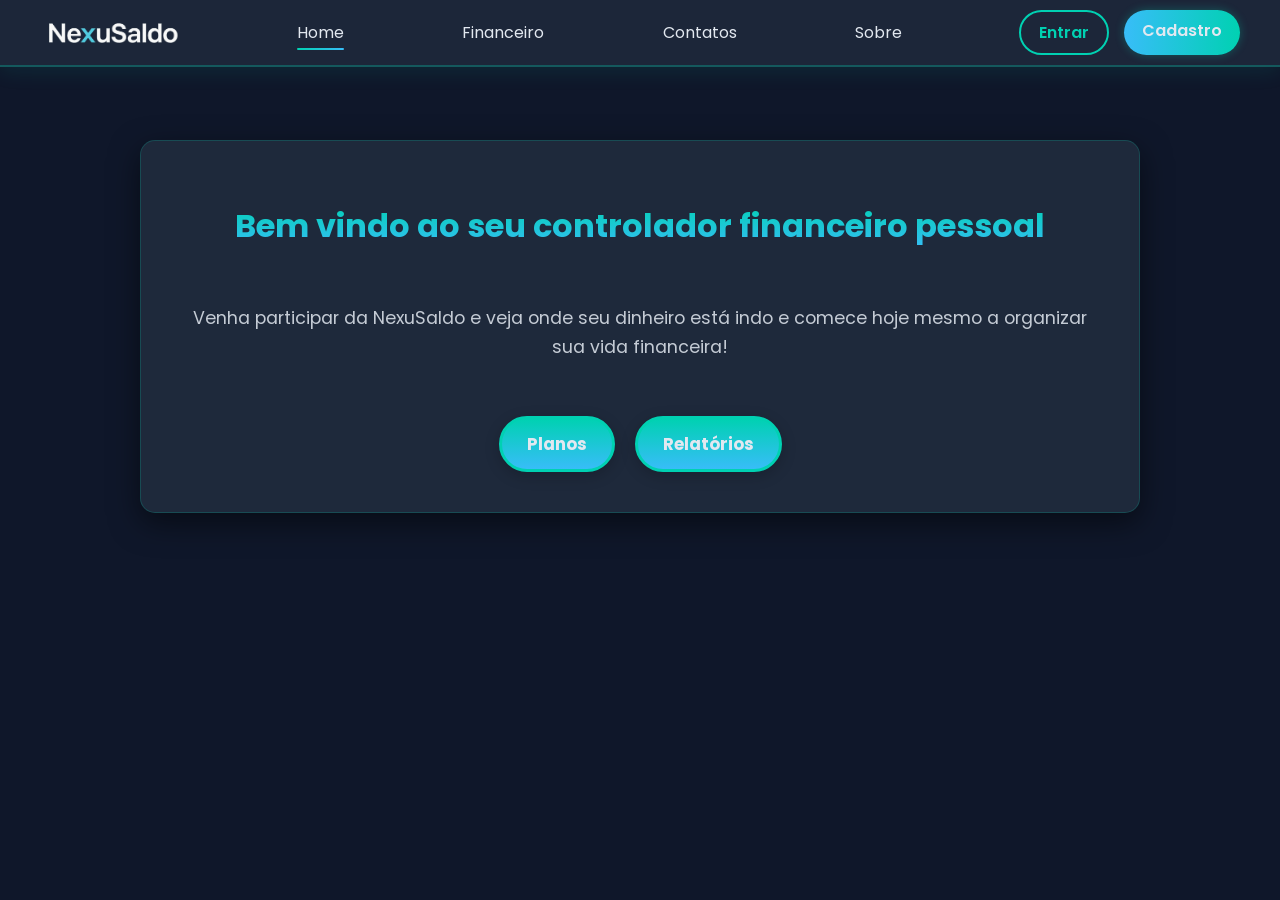
<file: projeto desing-web/index.html>
<!DOCTYPE html>
<html lang="pt-br">

<head>
	<meta charset="UTF-8">
	<title>Home - NexuSaldo</title>
	<link rel="icon" type="image/png" href="img/favicon-ns.png">
	<link href="https://fonts.googleapis.com/css2?family=Poppins:wght@400;600;700&display=swap" rel="stylesheet">
	<link rel="stylesheet" type="text/css" href="css/estilo.css" media="all">
</head>

<body>

	<header class="header-nav">
		<nav>
			<ul class="ul-nav">

				<div class="div-img-nav">
					<a href="index.html">
						<img class="img-nav" src="img/logo_ns.png" alt="logo_NexuSaldo">
					</a>
				</div>

				<li class="li-nav"><a class="link-nav active" href="index.html"> Home </a></li>
				<li class="li-nav"><a class="link-nav" href="financeiro.html"> Financeiro </a></li>
				<li class="li-nav"><a class="link-nav" href="contatos.html"> Contatos </a></li>
				<li class="li-nav"><a class="link-nav" href="sobre.html"> Sobre </a></li>

				<li class="li-btn-nav">
					<a class="btn-login-nav" href="login.html"> Entrar </a>
					<a class="btn-register-nav" href="cadastro.html"> Cadastro </a>
				</li>
			</ul>
		</nav>
	</header>

	<main class="main-index">
		<div class="div-main-1">
			<h1>Bem vindo ao seu controlador financeiro pessoal</h1>
			<p>Venha participar da NexuSaldo e veja onde seu dinheiro está indo e comece hoje mesmo a organizar sua vida
				financeira!</p>
			<div class="btns-principais">
				<a class="btn-principal1" href="">Planos</a>
				<a class="btn-principal2" href="">Relatórios</a>
			</div>
		</div>
	</main>


</body>

</html>
</file>
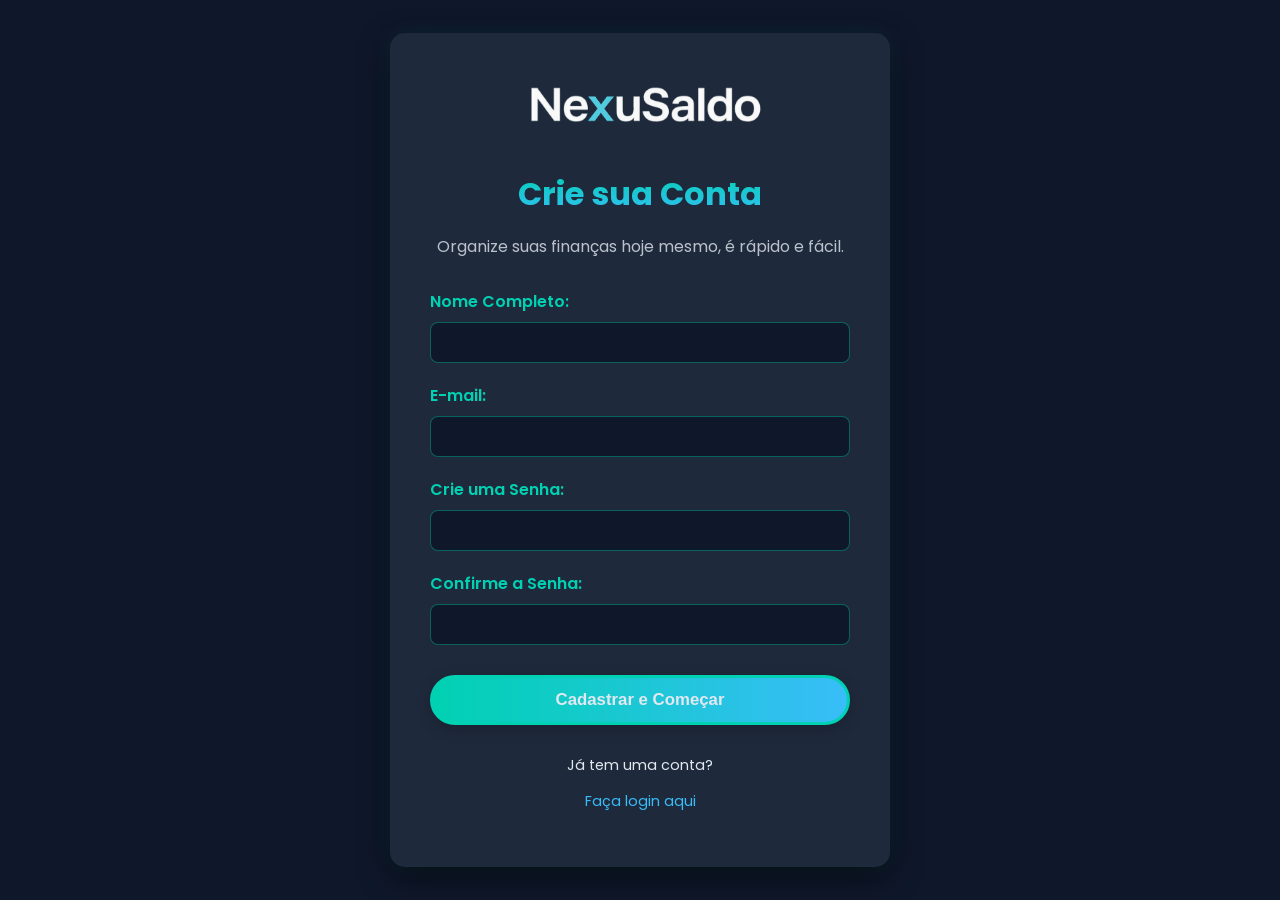
<file: projeto desing-web/cadastro.html>
<!DOCTYPE html>
<html lang="pt-br">

<head>
    <meta charset="UTF-8">
    <title>Cadastro - NexuSaldo</title>
    <link rel="icon" type="image/png" href="img/favicon-ns.png">
    <link href="https://fonts.googleapis.com/css2?family=Poppins:wght@400;600;700&display=swap" rel="stylesheet">
    <link rel="stylesheet" type="text/css" href="css/estilo-acessos.css" media="all">
</head>

<body>

    <div class="acesso-container">
        
        <a href="index.html">
            <img class="logo-acesso" src="img/logo_ns.png" alt="logo_NexuSaldo">
        </a>
        
        <h1 class="titulo-acesso">Crie sua Conta</h1>
        <p class="subtitulo-acesso">Organize suas finanças hoje mesmo, é rápido e fácil.</p>
        
        <form action="index.html" method="POST">
            <div class="form-grupo">
                <label for="nome">Nome Completo:</label>
                <input type="text" id="nome" name="nome" required>
            </div>

            <div class="form-grupo">
                <label for="email">E-mail:</label>
                <input type="email" id="email" name="email" required>
            </div>
            
            <div class="form-grupo">
                <label for="senha">Crie uma Senha:</label>
                <input type="password" id="senha" name="senha" required>
            </div>

            <div class="form-grupo">
                <label for="confirmar-senha">Confirme a Senha:</label>
                <input type="password" id="confirmar-senha" name="confirmar-senha" required>
            </div>
            
            <button type="submit" class="btn-acesso btn-submit">Cadastrar e Começar</button>
        </form>
        
        <p class="acesso-footer">
            Já tem uma conta? 
            <a href="login.html" class="link-ajuda">Faça login aqui</a>
        </p>
    </div>

</body>
</html>
</file>
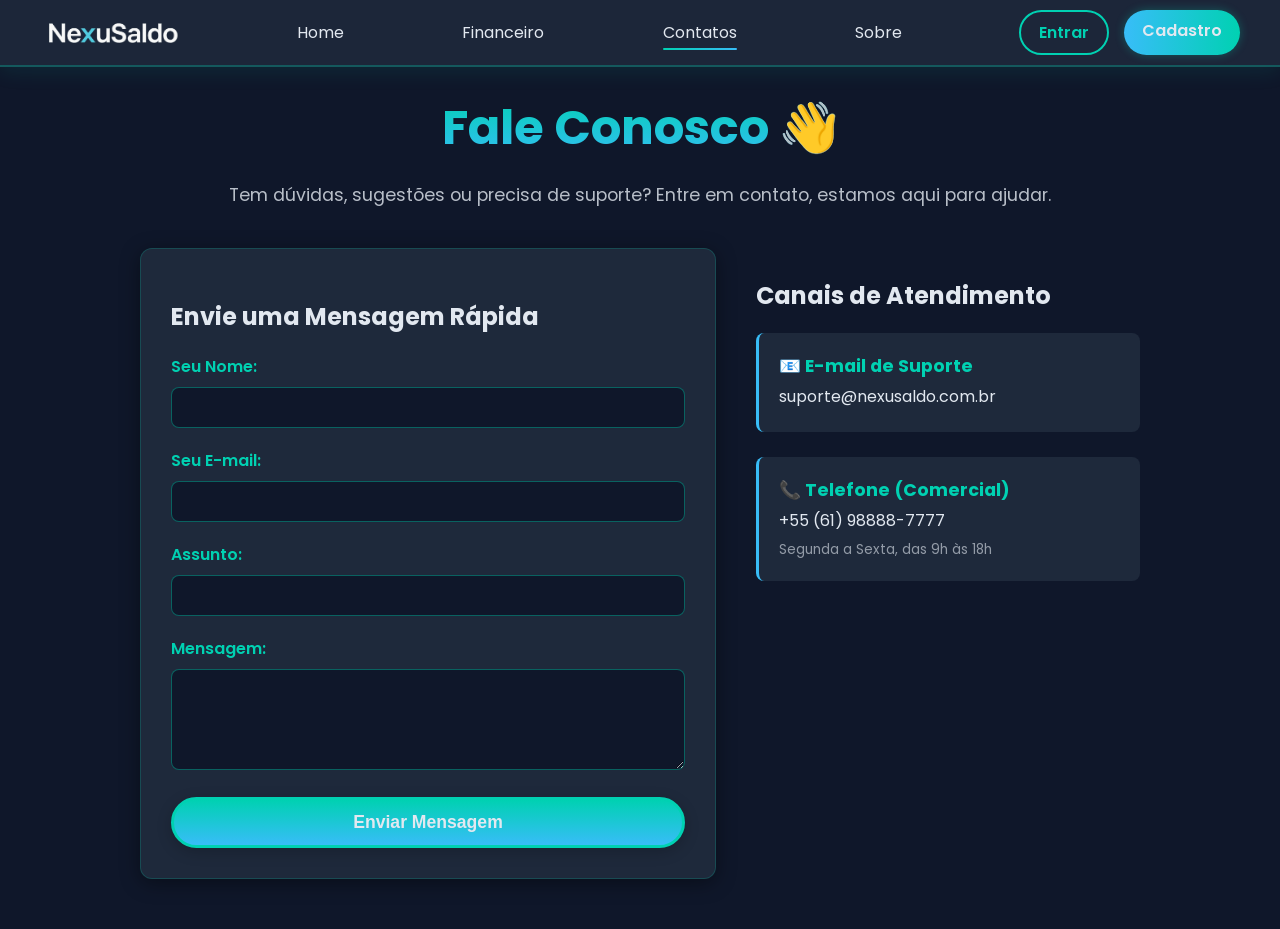
<file: projeto desing-web/contatos.html>
<!DOCTYPE html>
<html lang="pt-br">

<head>
	<meta charset="UTF-8">
	<title>Contatos - NexuSaldo</title>
	<link rel="icon" type="image/png" href="img/favicon-ns.png">
	<link href="https://fonts.googleapis.com/css2?family=Poppins:wght@400;600;700&display=swap" rel="stylesheet">
	<link rel="stylesheet" type="text/css" href="css/estilo.css" media="all">
	<link rel="stylesheet" type="text/css" href="css/estilo-contatos.css" media="all">
</head>

<body>

	<header class="header-nav">
		<nav>
			<ul class="ul-nav">

				<div class="div-img-nav">
					<a href="index.html">
						<img class="img-nav" src="img/logo_ns.png" alt="logo_NexuSaldo">
					</a>
				</div>

				<li class="li-nav"><a class="link-nav" href="index.html"> Home </a></li>
				<li class="li-nav"><a class="link-nav" href="financeiro.html"> Financeiro </a></li>
				<li class="li-nav"><a class="link-nav active" href="contatos.html"> Contatos </a></li>
				<li class="li-nav"><a class="link-nav" href="sobre.html"> Sobre </a></li>

				<li class="li-btn-nav">
					<a class="btn-login-nav" href="login.html"> Entrar </a>
					<a class="btn-register-nav" href="cadastro.html"> Cadastro </a>
				</li>
			</ul>
		</nav>
	</header>


	<main class="main-index">
		<div class="contato-container">

			<h1 class="titulo-contato">Fale Conosco <span class="reset-emoji">👋</span></h1>
			<p class="subtitulo-contato">Tem dúvidas, sugestões ou precisa de suporte? Entre em contato, estamos aqui
				para ajudar.</p>

			<div class="contato-grid">

				<div class="contato-form">
					<h2 class="subtitulo-secao">Envie uma Mensagem Rápida</h2>
					<form action="sucesso.html" method=""><!-- POST -->

						<div class="form-grupo">
							<label for="nome">Seu Nome:</label>
							<input type="text" id="nome" name="nome" required>
						</div>

						<div class="form-grupo">
							<label for="email">Seu E-mail:</label>
							<input type="email" id="email" name="email" required>
						</div>

						<div class="form-grupo">
							<label for="assunto">Assunto:</label>
							<input type="text" id="assunto" name="assunto" required>
						</div>

						<div class="form-grupo">
							<label for="mensagem">Mensagem:</label>
							<textarea id="mensagem" name="mensagem" rows="5" required></textarea>
						</div>

						<button type="submit" class="btn-principal1 btn-form-submit">Enviar Mensagem</button>
					</form>
				</div>

				<div class="contato-info">
					<h2 class="subtitulo-secao">Canais de Atendimento</h2>

					<div class="info-item">
						<p class="info-titulo">📧 E-mail de Suporte</p>
						<a href="mailto:suporte@nexusldo.com.br" class="info-link">suporte@nexusaldo.com.br</a>
					</div>

					<div class="info-item">
						<p class="info-titulo">📞 Telefone (Comercial)</p>
						<a href="tel:+5511987654321" class="info-link">+55 (61) 98888-7777</a>
						<span class="info-subtext">Segunda a Sexta, das 9h às 18h</span>
					</div>

	</main>


</body>

</html>
</file>
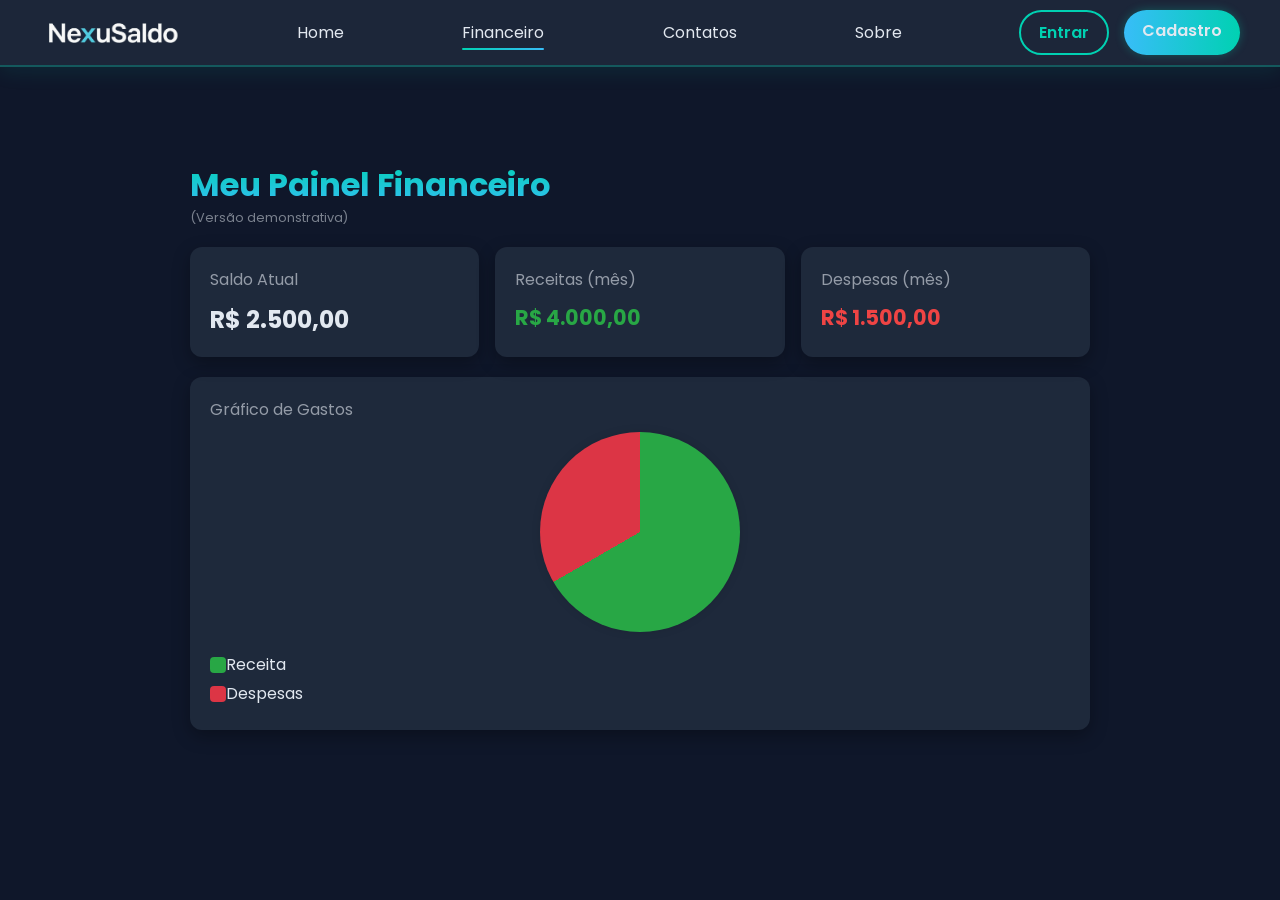
<file: projeto desing-web/financeiro.html>
<!DOCTYPE html>
<html lang="pt-br">

<head>
  <meta charset="UTF-8">
  <title>Financeiro - NexuSaldo</title>
  <link rel="icon" type="image/png" href="img/favicon-ns.png">
  <link href="https://fonts.googleapis.com/css2?family=Poppins:wght@400;600;700&display=swap" rel="stylesheet">
  <link rel="stylesheet" type="text/css" href="css/estilo.css" media="all">
  <link rel="stylesheet" type="text/css" href="css/estilo-financeiro.css" media="all">
</head>

<body>
  <header>
    <div class="header-nav">
      <nav>
        <ul class="ul-nav">

          <div class="div-img-nav">
            <a href="index.html">
              <img class="img-nav" src="img/logo_ns.png" alt="logo_NexuSaldo">
            </a>
          </div>

          <li class="li-nav"><a class="link-nav" href="index.html"> Home </a></li>
          <li class="li-nav"><a class="link-nav active" href="financeiro.html"> Financeiro </a></li>
          <li class="li-nav"><a class="link-nav" href="contatos.html"> Contatos </a></li>
          <li class="li-nav"><a class="link-nav" href="sobre.html"> Sobre </a></li>

          <li class="li-btn-nav">
            <a class="btn-login-nav" href="login.html"> Entrar </a>
            <a class="btn-register-nav" href="cadastro.html"> Cadastro </a>
          </li>
        </ul>
      </nav>
    </div>

  </header>

  <main>
    <div class="container">

      <h1>Meu Painel Financeiro</h1>
      <p class="demonstração">(Versão demonstrativa)</p>
      <section class="grid">
        <div class="card">
          <div class="muted">Saldo Atual</div>
          <div class="saldo">R$ 2.500,00</div>
        </div>

        <div class="card">
          <div class="muted">Receitas (mês)</div>
          <div class="receita">R$ 4.000,00</div>
        </div>

        <div class="card">
          <div class="muted">Despesas (mês)</div>
          <div class="despesas">R$ 1.500,00</div>
        </div>
      </section>

      <section style="margin-top:20px">
        <div class="card">
          <div class="muted">Gráfico de Gastos</div>
          <div class="pizza"></div>

          <div class="legenda">
            <div>
              <div class="cor verde"></div> Receita
            </div>
            <div>
              <div class="cor vermelho"></div> Despesas
            </div>
          </div>
        </div>
      </section>
    </div>
  </main>
</body>

</html>
</file>
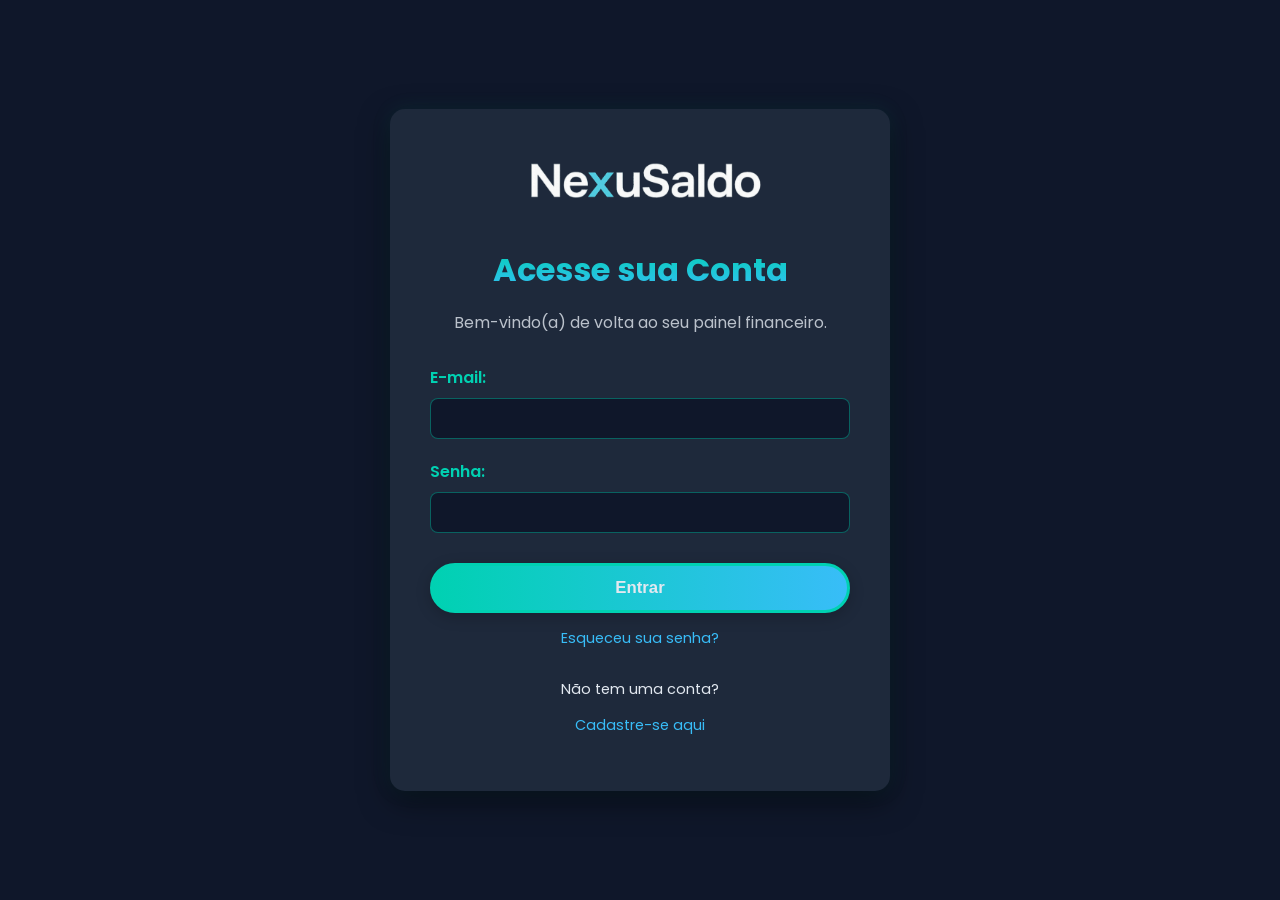
<file: projeto desing-web/login.html>
<!DOCTYPE html>
<html lang="pt-br">

<head>
    <meta charset="UTF-8">
    <title>Entrar - NexuSaldo</title>
    <link rel="icon" type="image/png" href="img/favicon-ns.png">
    <link href="https://fonts.googleapis.com/css2?family=Poppins:wght@400;600;700&display=swap" rel="stylesheet">
    <link rel="stylesheet" type="text/css" href="css/estilo-acessos.css" media="all">
</head>

<body>

    <div class="acesso-container">

        <a href="index.html">
            <img class="logo-acesso" src="img/logo_ns.png" alt="logo_NexuSaldo">
        </a>

        <h1 class="titulo-acesso">Acesse sua Conta</h1>
        <p class="subtitulo-acesso">Bem-vindo(a) de volta ao seu painel financeiro.</p>

        <form action="index.html" method="POST">
            <div class="form-grupo">
                <label for="email">E-mail:</label>
                <input type="email" id="email" name="email" required>
            </div>

            <div class="form-grupo">
                <label for="senha">Senha:</label>
                <input type="password" id="senha" name="senha" required>
            </div>

            <button type="submit" class="btn-acesso btn-submit">Entrar</button>
        </form>

        <a href="#" class="link-ajuda">Esqueceu sua senha?</a>

        <p class="acesso-footer">
            Não tem uma conta?
            <a href="cadastro.html" class="link-ajuda">Cadastre-se aqui</a>
        </p>
    </div>

</body>

</html>
</file>
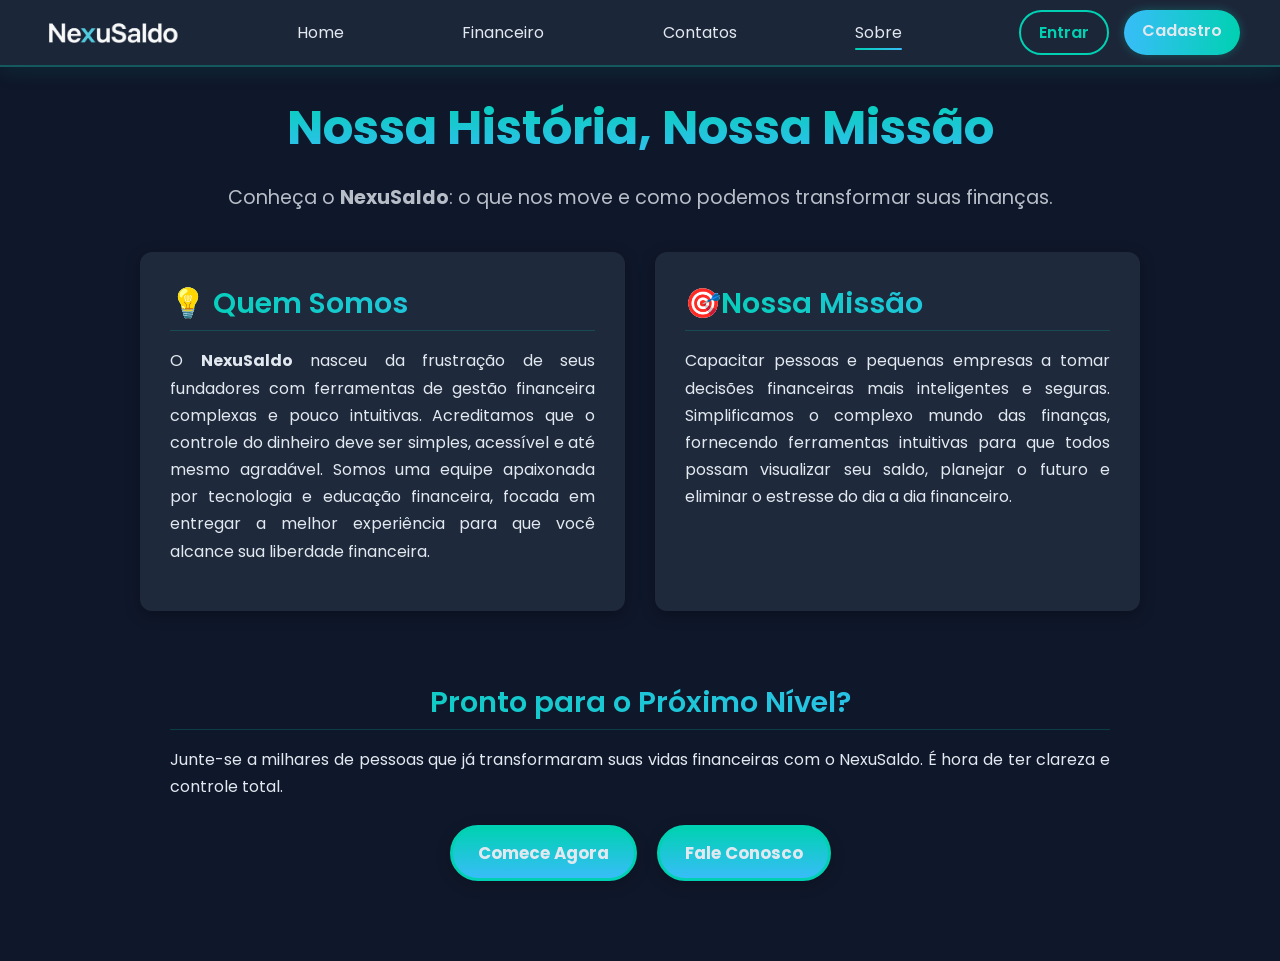
<file: projeto desing-web/sobre.html>
<!DOCTYPE html>
<html lang="pt-br">

<head>
    <meta charset="UTF-8">
    <title>Sobre - NexuSaldo</title>
    <link rel="icon" type="image/png" href="img/favicon-ns.png">
    <link href="https://fonts.googleapis.com/css2?family=Poppins:wght@400;600;700&display=swap" rel="stylesheet">
    <link rel="stylesheet" type="text/css" href="css/estilo.css" media="all">
    <link rel="stylesheet" type="text/css" href="css/estilo-sobre.css" media="all">
</head>

<body>

    <header class="header-nav">
        <nav>
            <ul class="ul-nav">
                <div class="div-img-nav">
                    <a href="index.html">
                        <img class="img-nav" src="img/logo_ns.png" alt="logo_NexuSaldo">
                    </a>
                </div>
                <li class="li-nav"><a class="link-nav" href="index.html"> Home </a></li>
                <li class="li-nav"><a class="link-nav" href="financeiro.html"> Financeiro </a></li>
                <li class="li-nav"><a class="link-nav" href="contatos.html"> Contatos </a></li>
                <li class="li-nav"><a class="link-nav active" href="sobre.html"> Sobre </a></li>
                <li class="li-btn-nav">
                    <a class="btn-login-nav" href="login.html"> Entrar </a>
                    <a class="btn-register-nav" href="cadastro.html"> Cadastro </a>
                </li>
            </ul>
        </nav>
    </header>

    <main class="main-index">
        <div class="sobre-container">
            <h1 class="titulo-sobre">Nossa História, Nossa Missão</h1>
            <p class="subtitulo-sobre">Conheça o <b>NexuSaldo</b>: o que nos move e como podemos transformar suas
                finanças.</p>

            <div class="duas-boxs">
                <div class="secao-sobre">
                    <h2 class="subtitulo-secao"><span class="reset-emoji">💡</span> Quem Somos</h2>
                    <p>O <b>NexuSaldo</b> nasceu da frustração de seus fundadores com ferramentas de gestão financeira
                        complexas e pouco intuitivas. Acreditamos que o controle do dinheiro deve ser simples, acessível
                        e até mesmo agradável. Somos uma equipe apaixonada por tecnologia e educação financeira, focada
                        em entregar a melhor experiência para que você alcance sua liberdade financeira.</p>
                </div>

                <div class="secao-sobre">
                    <h2 class="subtitulo-secao"><span class="reset-emoji">🎯</span>Nossa Missão</h2>
                    <p>Capacitar pessoas e pequenas empresas a tomar decisões financeiras mais inteligentes e seguras.
                        Simplificamos o complexo mundo das finanças, fornecendo ferramentas intuitivas para que todos
                        possam visualizar seu saldo, planejar o futuro e eliminar o estresse do dia a dia financeiro.
                    </p>
                </div>
            </div>

            <div class="secao-sobre chamada">
                <h2 class="subtitulo-secao">Pronto para o Próximo Nível?</h2>
                <p>Junte-se a milhares de pessoas que já transformaram suas vidas financeiras com o NexuSaldo. É hora de
                    ter clareza e controle total.</p>
                <div class="btns-principais">
                    <a class="btn-principal1" href="cadastro.html">Comece Agora</a>
                    <a class="btn-principal2" href="contatos.html">Fale Conosco</a>
                </div>
            </div>

        </div>
    </main>

</body>

</html>
</file>
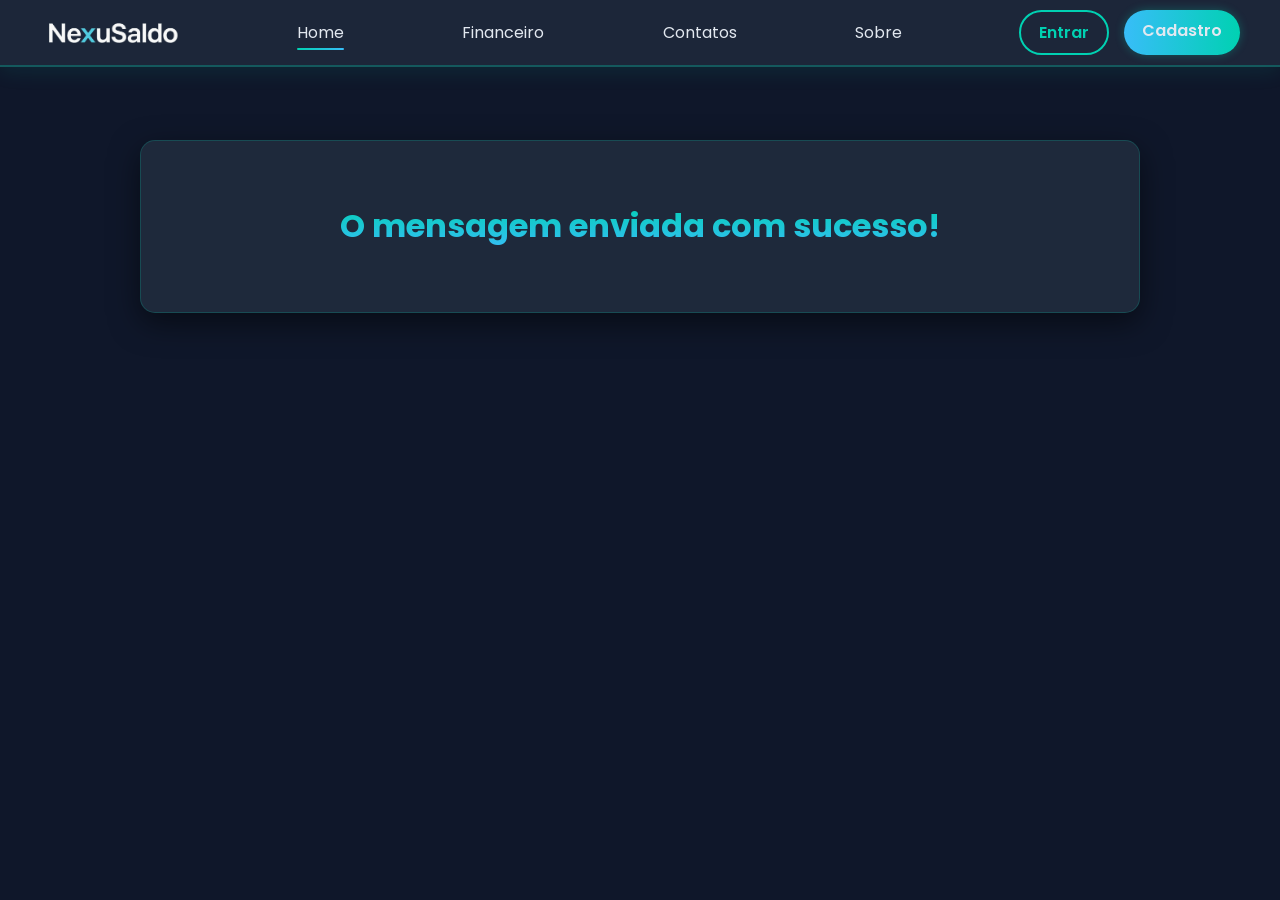
<file: projeto desing-web/sucesso.html>
<!DOCTYPE html>
<html lang="pt-br">

<head>
	<meta charset="UTF-8">
	<title>Home - NexuSaldo</title>
	<link rel="icon" type="image/png" href="img/favicon-ns.png">
	<link href="https://fonts.googleapis.com/css2?family=Poppins:wght@400;600;700&display=swap" rel="stylesheet">
	<link rel="stylesheet" type="text/css" href="css/estilo.css" media="all">
</head>

<body>

	<header class="header-nav">
		<nav>
			<ul class="ul-nav">

				<div class="div-img-nav">
					<a href="index.html">
						<img class="img-nav" src="img/logo_ns.png" alt="logo_NexuSaldo">
					</a>
				</div>

				<li class="li-nav"><a class="link-nav active" href="index.html"> Home </a></li>
				<li class="li-nav"><a class="link-nav" href="financeiro.html"> Financeiro </a></li>
				<li class="li-nav"><a class="link-nav" href="contatos.html"> Contatos </a></li>
				<li class="li-nav"><a class="link-nav" href="sobre.html"> Sobre </a></li>

				<li class="li-btn-nav">
					<a class="btn-login-nav" href="login.html"> Entrar </a>
					<a class="btn-register-nav" href="cadastro.html"> Cadastro </a>
				</li>
			</ul>
		</nav>
	</header>

	<main class="main-index">
		<div class="div-main-1">
			<h1>O mensagem enviada com sucesso!</h1>
		</div>
	</main>


</body>

</html>
</file>
<file: projeto desing-web/css/estilo.css>
:root {
	--bg: #0F172A;
	--fundo-nav: rgba(30, 41, 59, 0.9);
	--card: #1E293B;
	--text: #E2E8F0;
	--text-btn: #00D1B2;
	--accent: #28a745;
	--accent2: #38BDF8;
	--border-main: rgba(0, 209, 178, 0.2);
}

body {
	margin: 0;
	font-family: "Poppins", sans-serif;
	background-color: var(--bg);
	color: var(--text);
}

.header-nav {
	width: 100%;
	background: var(--fundo-nav);
	backdrop-filter: blur(8px);
	border-bottom: 2px solid rgba(0, 209, 178, 0.3);
	box-shadow: 0 4px 20px rgba(0, 209, 178, 0.1);
	position: fixed;
	top: 0;
	z-index: 1000;
}

.ul-nav {
	display: flex;
	align-items: center;
	justify-content: space-between;
	list-style: none;
	margin: 0;
	padding: 10px 40px;
}

.div-img-nav {
	display: flex;
	align-items: center;
}

.img-nav {
	width: 140px;
	height: auto;
	transition: transform 0.3s ease;
}

.img-nav:hover {
	transform: scale(1.1);

}

.li-nav {
	margin: 0 2px;
}

.link-nav {
	color: var(--text);
	text-decoration: none;
	font-size: 1rem;
	position: relative;
	transition: 0.3s ease;
}

.link-nav::after {
	content: "";
	position: absolute;
	left: 0;
	bottom: -6px;
	width: 0%;
	height: 2px;
	background: linear-gradient(90deg, #00D1B2, #38BDF8);
	transition: width 0.3s ease;
	border-radius: 40px;
}

.link-nav:hover {
	color: #00D1B2;
}

.link-nav:hover::after,
.link-nav.active::after {
	width: 100%;
}

.li-btn-nav {
	display: flex;
	gap: 15px;
}

.btn-login-nav,
.btn-register-nav {
	padding: 8px 18px;
	border-radius: 25px;
	font-weight: 600;
	text-decoration: none;
	transition: all 0.3s ease;
	text-align: center;
}

.btn-login-nav {
	color: var(--text-btn);
	border: 2px solid var(--text-btn);
}

.btn-login-nav:hover {
	background: var(--text-btn);
	color: var(--text);
	box-shadow: 0 0 15px var(--text-btn);
}

.btn-register-nav {
	background: linear-gradient(90deg, #38BDF8, #00D1B2);
	color: var(--text);
	border: none;
	box-shadow: 0 0 10px rgba(0, 209, 178, 0.3);
}

.btn-register-nav:hover {
	box-shadow: 0 0 20px #00D1B2;
}

@media (max-width: 900px) {
	.ul-nav {
		flex-wrap: wrap;
		justify-content: center;
		gap: 15px;
	}

	.li-nav {
		margin: 5px 10px;
	}

	.li-btn-nav {
		margin-top: 10px;
	}

}

main {
	color: var(--text);
	margin-top: 100px;
	padding: 20px;
}

.main-index {
    margin-top: 100px; 
    padding: 40px 20px 50px 20px;
    max-width: 1000px;
    width: 90%;
    margin-left: auto;
    margin-right: auto;
}


h1 {
	background: -webkit-linear-gradient(#00D1B2, #38BDF8);
	-webkit-background-clip: text;
	-webkit-text-fill-color: transparent;
}

.div-main-1 {
    display: flex;
    flex-direction: column;
    gap: 15px;
    text-align: center;
    
    background-color: var(--card);
    padding: 40px;
    border-radius: 15px;
    border: 1px solid var(--border-main);
    box-shadow: 0 10px 30px rgba(0, 0, 0, 0.5);
}

.div-main-1 p {
    font-size: 1.1rem;
    line-height: 1.6;
    color: var(--text);
    opacity: 0.85;
    margin-bottom: 20px;
}

.btns-principais {
    display: flex;
    gap: 20px;
    margin-top: 20px;
    justify-content: center;
}

.btn-principal1,
.btn-principal2 {
	padding: 12px 25px;
	border-radius: 28px;
	font-weight: 700;
	text-decoration: none;
	transition: all 0.3s ease;
	text-align: center;
	font-size: 1.05rem;
	cursor: pointer;
	box-shadow: 0 4px 15px rgba(0, 0, 0, 0.2);
}

.btn-principal1 {
	color: var(--text);
	border: 3px solid var(--text-btn);
	background: linear-gradient(#00D1B2, #38BDF8);
}

.btn-principal1:hover {
	background-color: var(--text);
	color: var(--bg);
	box-shadow: 0 0 10px var(--text-btn);
	transform: translateY(-1px);
}

.btn-principal2 {
	color: var(--text);
	border: 3px solid var(--text-btn);
	background: linear-gradient(#00D1B2, #38BDF8);
}

.btn-principal2:hover {
	background-color: var(--text);
	color: var(--bg);
	box-shadow: 0 0 10px var(--text-btn);
	transform: translateY(-1px);
}

.reset-emoji {
	background: -webkit-linear-gradient(45deg, var(--text), var(--text));
    -webkit-background-clip: text;
    -webkit-text-fill-color: var(--text);
}
</file>
<file: projeto desing-web/css/estilo-acessos.css>
:root {
    --bg: #0F172A;
    --card: #1E293B;
    --text: #E2E8F0;
    --text-btn: #00D1B2;
    --accent2: #38BDF8;
}

body {
    margin: 0;
    font-family: "Poppins", sans-serif;
    background-color: var(--bg);
    color: var(--text);
    display: flex;
    justify-content: center;
    align-items: center;
    min-height: 100vh; 
    padding: 20px;
    box-sizing: border-box;
}

.acesso-container {
    background-color: var(--card);
    padding: 40px;
    border-radius: 15px;
    box-shadow: 0 10px 30px rgba(0, 0, 0, 0.5), 0 0 20px rgba(0, 209, 178, 0.1);
    max-width: 420px;
    width: 100%;
    text-align: center;
}

.logo-acesso {
    width: 250px;
    height: auto;
    margin-bottom: 20px;
    transition: transform 0.3s ease;
}

.img-nav:hover {
	transform: scale(1.1);
    
}

.titulo-acesso {
    font-size: 2rem;
    font-weight: 700;
    margin-bottom: 10px;
    background: -webkit-linear-gradient(#00D1B2, #38BDF8);
    -webkit-background-clip: text;
    -webkit-text-fill-color: transparent;
}

.subtitulo-acesso {
    font-size: 1rem;
    color: var(--text);
    opacity: 0.8;
    margin-bottom: 30px;
}

.form-grupo {
    text-align: left;
    margin-bottom: 20px;
}

.form-grupo label {
    display: block;
    margin-bottom: 8px;
    font-weight: 600;
    color: var(--text-btn);
}

.form-grupo input {
    width: 100%;
    padding: 12px;
    border: 1px solid rgba(0, 209, 178, 0.4);
    border-radius: 8px;
    background-color: var(--bg);
    color: var(--text);
    box-sizing: border-box;
    transition: border-color 0.3s ease, box-shadow 0.3s ease;
}

.form-grupo input:focus {
    border-color: var(--accent2);
    box-shadow: 0 0 10px rgba(56, 189, 248, 0.4);
    outline: none;
}

.btn-acesso {
    width: 100%;
    padding: 12px 25px;
    border-radius: 28px;
    font-weight: 700;
    text-decoration: none;
    transition: all 0.3s ease;
    text-align: center;
    font-size: 1.05rem;
    cursor: pointer;
    border: none;
    box-shadow: 0 4px 15px rgba(0, 0, 0, 0.2);
    margin-top: 10px;
}

.btn-submit {
    color: var(--text);
    background: linear-gradient(90deg, #00D1B2, #38BDF8);
    border: 3px solid var(--text-btn);
}

.btn-submit:hover {
    box-shadow: 0 0 20px #00D1B2;
    transform: translateY(-1px);
}

.link-ajuda {
    display: block;
    margin-top: 15px;
    color: var(--accent2);
    text-decoration: none;
    font-size: 0.9rem;
    transition: color 0.3s ease;
}

.link-ajuda:hover {
    color: var(--text-btn);
    text-decoration: underline;
}

.acesso-footer {
    margin-top: 30px;
    font-size: 0.9rem;
}
</file>
<file: projeto desing-web/css/estilo-contatos.css>
.main-index {
    margin-top: 20px; 
    padding: 40px 20px 50px 20px;
    max-width: 1000px;
    width: 90%;
    margin-left: auto;
    margin-right: auto;
}

.titulo-contato {
    font-size: 3rem;
    font-weight: 700;
    margin-bottom: 10px;
    text-align: center;
    background: -webkit-linear-gradient(#00D1B2, #38BDF8);
    -webkit-background-clip: text;
    -webkit-text-fill-color: transparent;
}

.subtitulo-contato {
    font-size: 1.1rem;
    color: var(--text);
    margin-bottom: 40px;
    text-align: center;
    opacity: 0.8;
}

.contato-grid {
    display: grid;
    grid-template-columns: 3fr 2fr; 
    gap: 40px;
    align-items: flex-start;
}

.contato-form {
    background-color: var(--card); 
    padding: 30px;
    border-radius: 12px;
    border: 1px solid rgba(0, 209, 178, 0.2);
    box-shadow: 0 4px 20px rgba(0, 0, 0, 0.4);
}

.form-grupo {
    margin-bottom: 20px;
}

.form-grupo label {
    display: block;
    margin-bottom: 8px;
    font-weight: 600;
    color: var(--text-btn);
}

.form-grupo input,
.form-grupo textarea {
    width: 100%;
    padding: 12px;
    border: 1px solid rgba(0, 209, 178, 0.4);
    border-radius: 8px;
    background-color: var(--bg);
    color: var(--text);
    box-sizing: border-box;
    transition: border-color 0.3s ease, box-shadow 0.3s ease;
}

.form-grupo input:focus,
.form-grupo textarea:focus {
    border-color: var(--accent2);
    box-shadow: 0 0 10px rgba(56, 189, 248, 0.4);
    outline: none;
}

.btn-form-submit {
    width: 100%;
    cursor: pointer;
    font-size: 1.1rem;
    font-weight: 700;
}

.contato-info {
    padding: 10px 0;
}

.info-item {
    background-color: var(--card);
    padding: 20px;
    border-radius: 8px;
    margin-bottom: 25px;
    border-left: 3px solid var(--accent2);
}

.info-titulo {
    font-weight: 700;
    color: var(--text-btn);
    margin: 0 0 5px 0;
    font-size: 1.1rem;
}

.info-link {
    display: block;
    color: var(--text);
    text-decoration: none;
    font-size: 1rem;
    margin-bottom: 3px;
    transition: color 0.3s ease;
}

.info-link:hover {
    color: var(--text-btn);
}

.info-subtext {
    font-size: 0.85rem;
    color: var(--text);
    opacity: 0.6;
}

.social-links {
    display: flex;
    gap: 15px;
    margin-top: 30px;
}

.social-icon {
    display: inline-flex;
    justify-content: center;
    align-items: center;
    width: 40px;
    height: 40px;
    border-radius: 50%;
    background-color: var(--accent2);
    color: var(--bg);
    font-weight: 700;
    text-decoration: none;
    transition: background-color 0.3s ease;
}

.social-icon:hover {
    background-color: var(--text-btn);
}

@media (max-width: 850px) {
    .contato-grid {
        grid-template-columns: 1fr;
    }
}
</file>
<file: projeto desing-web/css/estilo-financeiro.css>
:root {
    --bg: #0F172A;
    --card: #1E293B;
    --text: #E2E8F0;
    --accent: #28a745;
    --accent2: #38BDF8;
}


.container {
    margin: 0;
    padding: 20px;
    max-width: 900px;
    margin: auto;
}

.grid {
    display: grid;
    grid-template-columns: repeat(3, 1fr);
    gap: 16px;
}

.card {
    background: var(--card);
    padding: 20px;
    border-radius: 12px;
    box-shadow: 0 6px 18px rgba(0, 0, 0, 0.3);
}

h1 {

    margin-bottom: 0;
}

.demonstração {
    font-size: 0.8rem;
    color: rgba(193, 200, 209, 0.6);
    margin-top: 0;
    margin-bottom: 20px;

}

.muted {
    color: rgba(226, 232, 240, 0.6);
    margin-bottom: 10px;
}

.saldo {
    font-size: 1.5rem;
    font-weight: 700;
}

.receita {
    font-size: 1.3rem;
    font-weight: 700;
    color: var(--accent);
}

.despesas {
    font-size: 1.3rem;
    font-weight: 700;
    color: #EF4444;
}

/* Grafico de pizza */
.pizza {
    margin: auto;
    width: 200px;
    height: 200px;
    border-radius: 50%;
    background: conic-gradient(#28a745 100deg 240deg,
            #dc3545 120deg 240deg);
    position: relative;
    box-shadow: 0 0 10px rgba(0, 0, 0, 0.1);
}

.legenda {
    margin-top: 20px;
}

.legenda div {
    display: flex;
    align-items: center;
    margin: 4px 0;
}

.cor {
    width: 16px;
    height: 16px;
    border-radius: 4px;
    margin-right: 8px;
}

.verde {
    background-color: #28a745;
}

.vermelho {
    background-color: #dc3545;
}

@media(max-width:650px) {
    .grid {
        grid-template-columns: 1fr
    }
}
</file>
<file: projeto desing-web/css/estilo-sobre.css>
.main-index {
    margin-top: 20px; 
    padding: 40px 20px 50px 20px;
    max-width: 1000px;
    width: 90%;
    margin-left: auto;
    margin-right: auto;
}

.sobre-container {
    padding: 0;
}

.titulo-sobre {
    font-size: 3rem;
    font-weight: 700;
    margin-bottom: 10px;
    text-align: center;
}

.subtitulo-sobre {
    font-size: 1.2rem;
    color: var(--text);
    margin-bottom: 40px;
    text-align: center;
    opacity: 0.8;
}

.subtitulo-secao {
    font-size: 1.8rem;
    font-weight: 600;
    margin-top: 0;
    background: -webkit-linear-gradient(45deg, var(--text-btn), var(--accent2));
    -webkit-background-clip: text;
    -webkit-text-fill-color: transparent;
    margin-bottom: 15px;
    border-bottom: 1px solid rgba(0, 209, 178, 0.2);
    padding-bottom: 5px;
}

.duas-boxs {
    display: flex;
    flex-direction: row;
    gap: 30px;
    align-items: stretch;
    margin-bottom: 30px;
}


.secao-sobre {
    background-color: var(--card); 
    padding: 30px;
    border-radius: 12px;
    box-shadow: 0 4px 15px rgba(0, 0, 0, 0.3);
    
    flex-grow: 1;
    flex-basis: 0;
}

.secao-sobre p {
    line-height: 1.7;
    font-size: 1rem;
    text-align: justify;
}

.chamada {
    text-align: center;
    border: none;
    background-color: transparent;
    padding-top: 40px;
    box-shadow: none;
    border-left: none;
}

.chamada .subtitulo-secao {
    text-align: center;
}

.chamada p {
    margin-bottom: 25px;
}

.chamada .btns-principais {
    justify-content: center;
}

@media (max-width: 800px) { 
    .duas-boxs {
        flex-direction: column; 
        gap: 20px;
    }
}

@media (max-width: 600px) {
    .titulo-sobre {
        font-size: 2rem;
    }
    .subtitulo-secao {
        font-size: 1.5rem;
    }
    .lista-valores {
        grid-template-columns: 1fr;
    }
    .chamada .btns-principais {
        flex-direction: column;
        gap: 15px;
    }
    .btn-principal1,
    .btn-principal2 {
        width: 100%;
        box-sizing: border-box;
    }
}
</file>
